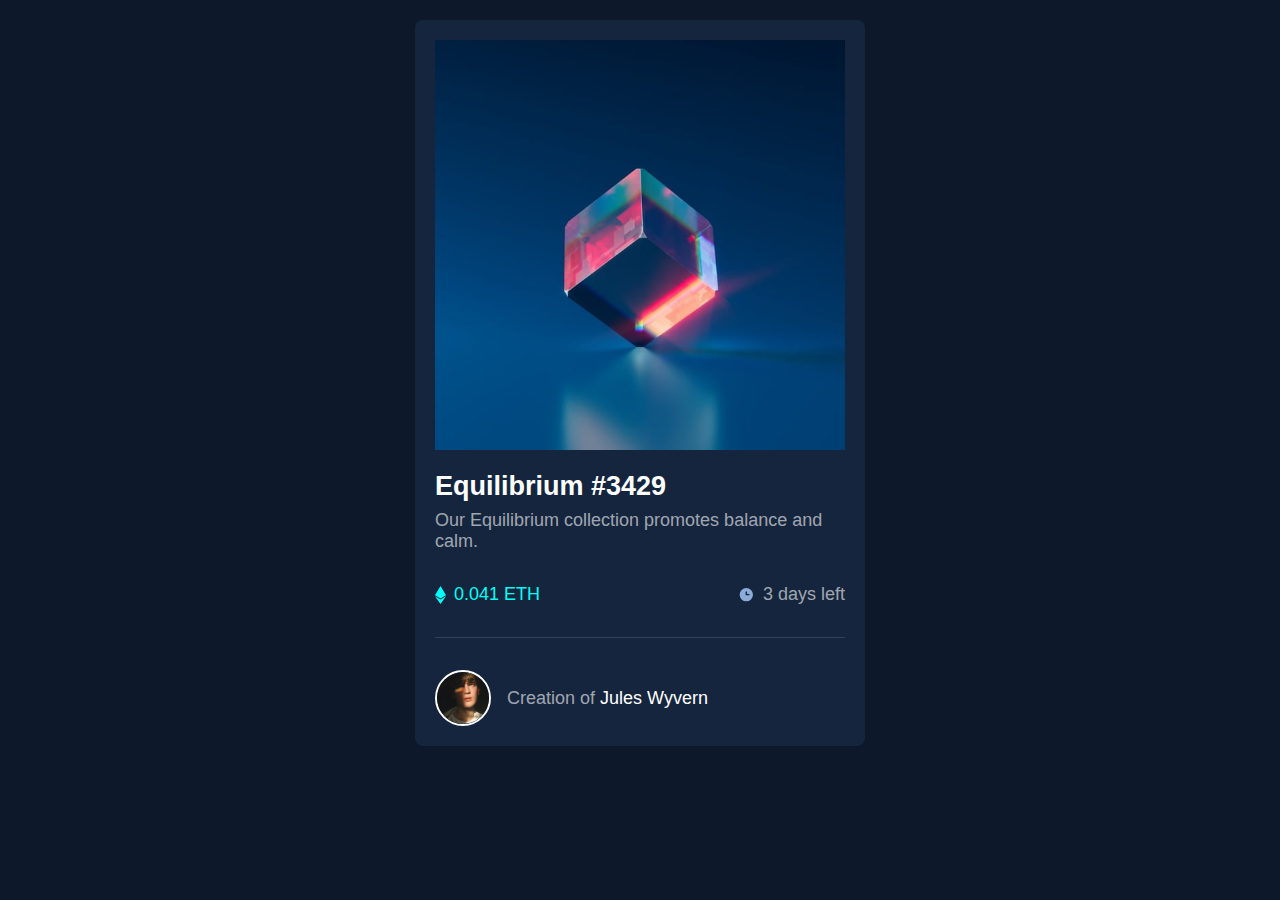
<file: 01-ntf-preview-card/index.html>
<!DOCTYPE html>
<html lang="en">
  <head>
    <meta charset="UTF-8" />
    <meta name="viewport" content="width=device-width, initial-scale=1.0" />
    <!-- displays site properly based on user's device -->

    <link
      rel="icon"
      type="image/png"
      sizes="32x32"
      href="./images/favicon-32x32.png"
    />
    <link rel="stylesheet" href="style.css" />
    <title>Frontend Mentor | NFT preview card component</title>
  </head>
  <body>
    <div class="container">
      <article class="main-image">
        <img src="./images/image-equilibrium.jpg" alt="" />
        <div>
          <img src="./images/icon-view.svg" alt="" />
        </div>
      </article>
      <article class="text">
        <h2>Equilibrium #3429</h2>
        <p>Our Equilibrium collection promotes balance and calm.</p>
        <ul>
          <li><img src="./images/icon-ethereum.svg" alt="" /> 0.041 ETH</li>
          <li><img src="./images/icon-clock.svg" alt="" /> 3 days left</li>
        </ul>
      </article>
      <article class="avatar">
        <img src="./images/image-avatar.png" alt="" />
        <p>Creation of <span>Jules Wyvern</span></p>
      </article>
    </div>
  </body>
</html>
</file>
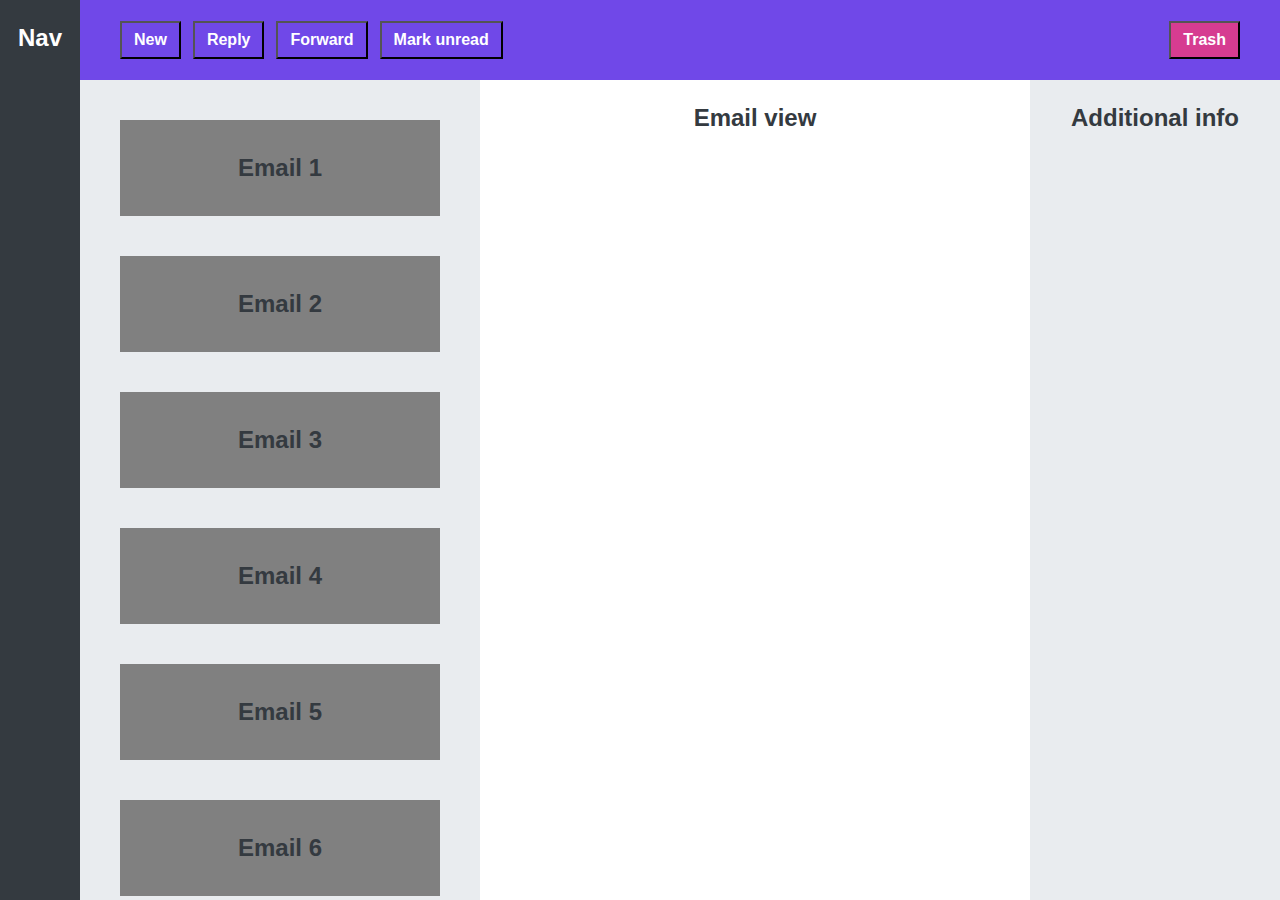
<file: app-layout/index.html>
<!DOCTYPE html>
<html lang="en">
  <head>
    <meta charset="UTF-8" />
    <meta http-equiv="X-UA-Compatible" content="IE=edge" />
    <meta name="viewport" content="width=device-width, initial-scale=1.0" />
    <title>app-layout</title>
    <style>
      * {
        margin: 0;
        padding: 0;
        box-sizing: border-box;
      }

      body {
        font-family: sans-serif;
        color: #343a40;
        font-size: 24px;
        display: grid;
        grid-template-columns: 80px 400px 1fr 250px;
        grid-template-rows: 80px 1fr;
        height: 100vh;
        text-align: center;
        font-weight: bold;
      }
      nav,
      section,
      aside,
      main {
        padding-top: 24px;
      }
      nav {
        background-color: #343a40;
        color: #fff;
        grid-row: 1/-1;
      }
      menu {
        background-color: #7048e8;
        grid-column: 2/-1;
        display: flex;
        align-items: center;
        gap: 12px;
        padding: 0 40px;
      }
      button {
        display: inline-block;
        font-weight: bold;
        font-size: 16px;
        background-color: #7048e8;
        color: #fff;
        padding: 8px 12px;
      }
      button:last-child {
        background-color: rgb(214, 60, 145);
        margin-left: auto;
      }
      aside {
        background-color: #e9ecef;
      }
      section {
        background-color: #e9ecef;
        padding: 40px;
        display: flex;
        flex-direction: column;
        gap: 40px;
        overflow: scroll;
      }

      .email {
        background-color: gray;
        height: 96px;
        flex-shrink: 0;
        display: flex;
        align-items: center;
        justify-content: center;
      }
    </style>
  </head>
  <body>
    <nav>Nav</nav>
    <menu>
      <button>New</button>
      <button>Reply</button>
      <button>Forward</button>
      <button>Mark unread</button>
      <button>Trash</button>
    </menu>
    <section>
      <div class="email">Email 1</div>
      <div class="email">Email 2</div>
      <div class="email">Email 3</div>
      <div class="email">Email 4</div>
      <div class="email">Email 5</div>
      <div class="email">Email 6</div>
      <div class="email">Email 7</div>
      <div class="email">Email 8</div>
      <div class="email">Email 9</div>
      <div class="email">Email 10</div>
    </section>
    <main>Email view</main>
    <aside>Additional info</aside>
  </body>
</html>
</file>
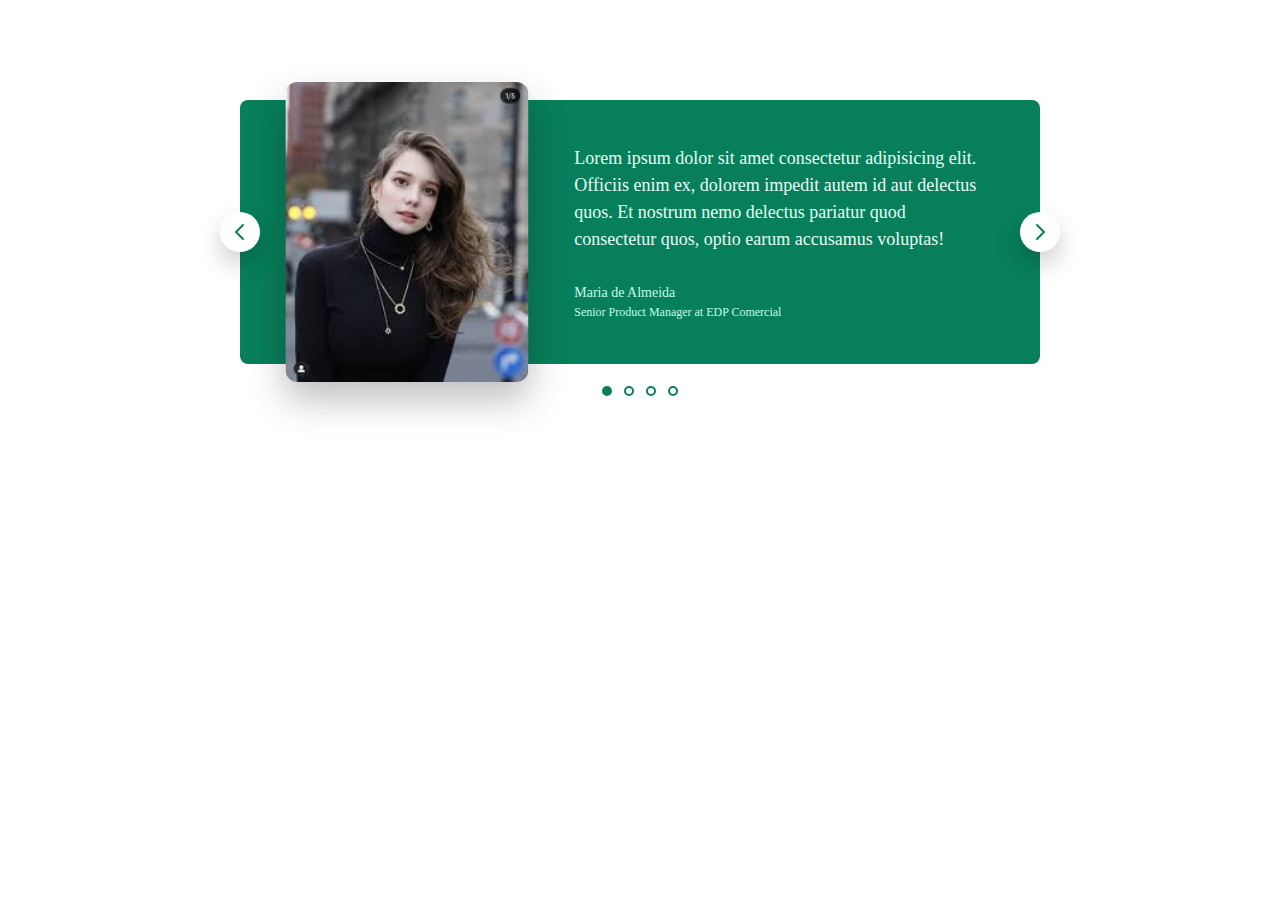
<file: carousel/index.html>
<!DOCTYPE html>
<html lang="en">
  <head>
    <meta charset="UTF-8" />
    <meta http-equiv="X-UA-Compatible" content="IE=edge" />
    <meta name="viewport" content="width=device-width, initial-scale=1.0" />
    <title>Document</title>
    <link rel="stylesheet" href="style.css" />
  </head>
  <body>
    <div class="carousel">
      <img src="/carousel/images.jpg" alt="" />

      <div class="test">
        <p class="text">
          Lorem ipsum dolor sit amet consectetur adipisicing elit. Officiis enim
          ex, dolorem impedit autem id aut delectus quos. Et nostrum nemo
          delectus pariatur quod consectetur quos, optio earum accusamus
          voluptas!
        </p>
        <p class="author">Maria de Almeida</p>
        <p class="job">Senior Product Manager at EDP Comercial</p>
      </div>
      <button class="btn btn--left">
        <svg
          xmlns="http://www.w3.org/2000/svg"
          class="btn-icon"
          fill="none"
          viewBox="0 0 24 24"
          stroke="currentColor"
        >
          <path
            stroke-linecap="round"
            stroke-linejoin="round"
            stroke-width="2"
            d="M15 19l-7-7 7-7"
          />
        </svg>
      </button>
      <button class="btn btn--right">
        <svg
          xmlns="http://www.w3.org/2000/svg"
          class="btn-icon"
          fill="none"
          viewBox="0 0 24 24"
          stroke="currentColor"
        >
          <path
            stroke-linecap="round"
            stroke-linejoin="round"
            stroke-width="2"
            d="M9 5l7 7-7 7"
          />
        </svg>
      </button>
      <div class="dots">
        <button class="dot"></button>
        <button class="dot"></button>
        <button class="dot"></button>
        <button class="dot"></button>
      </div>
    </div>
  </body>
</html>
</file>
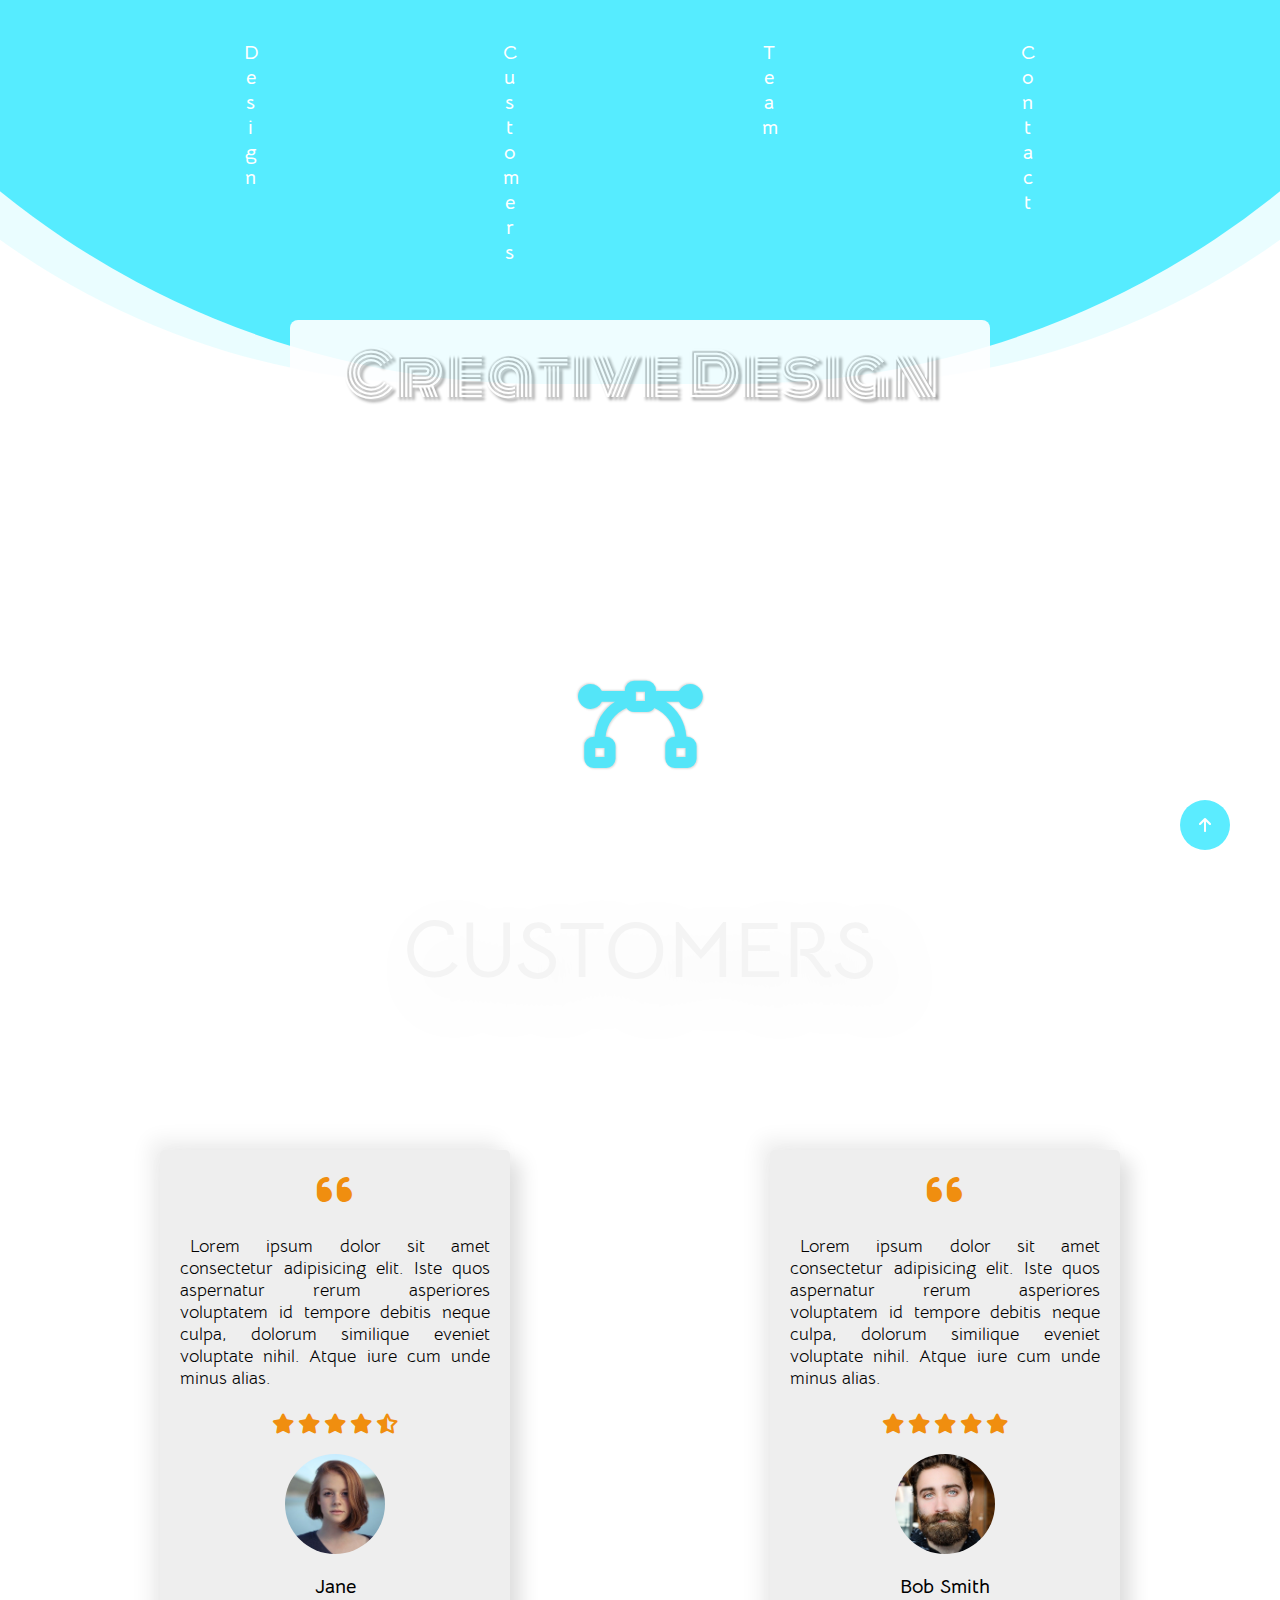
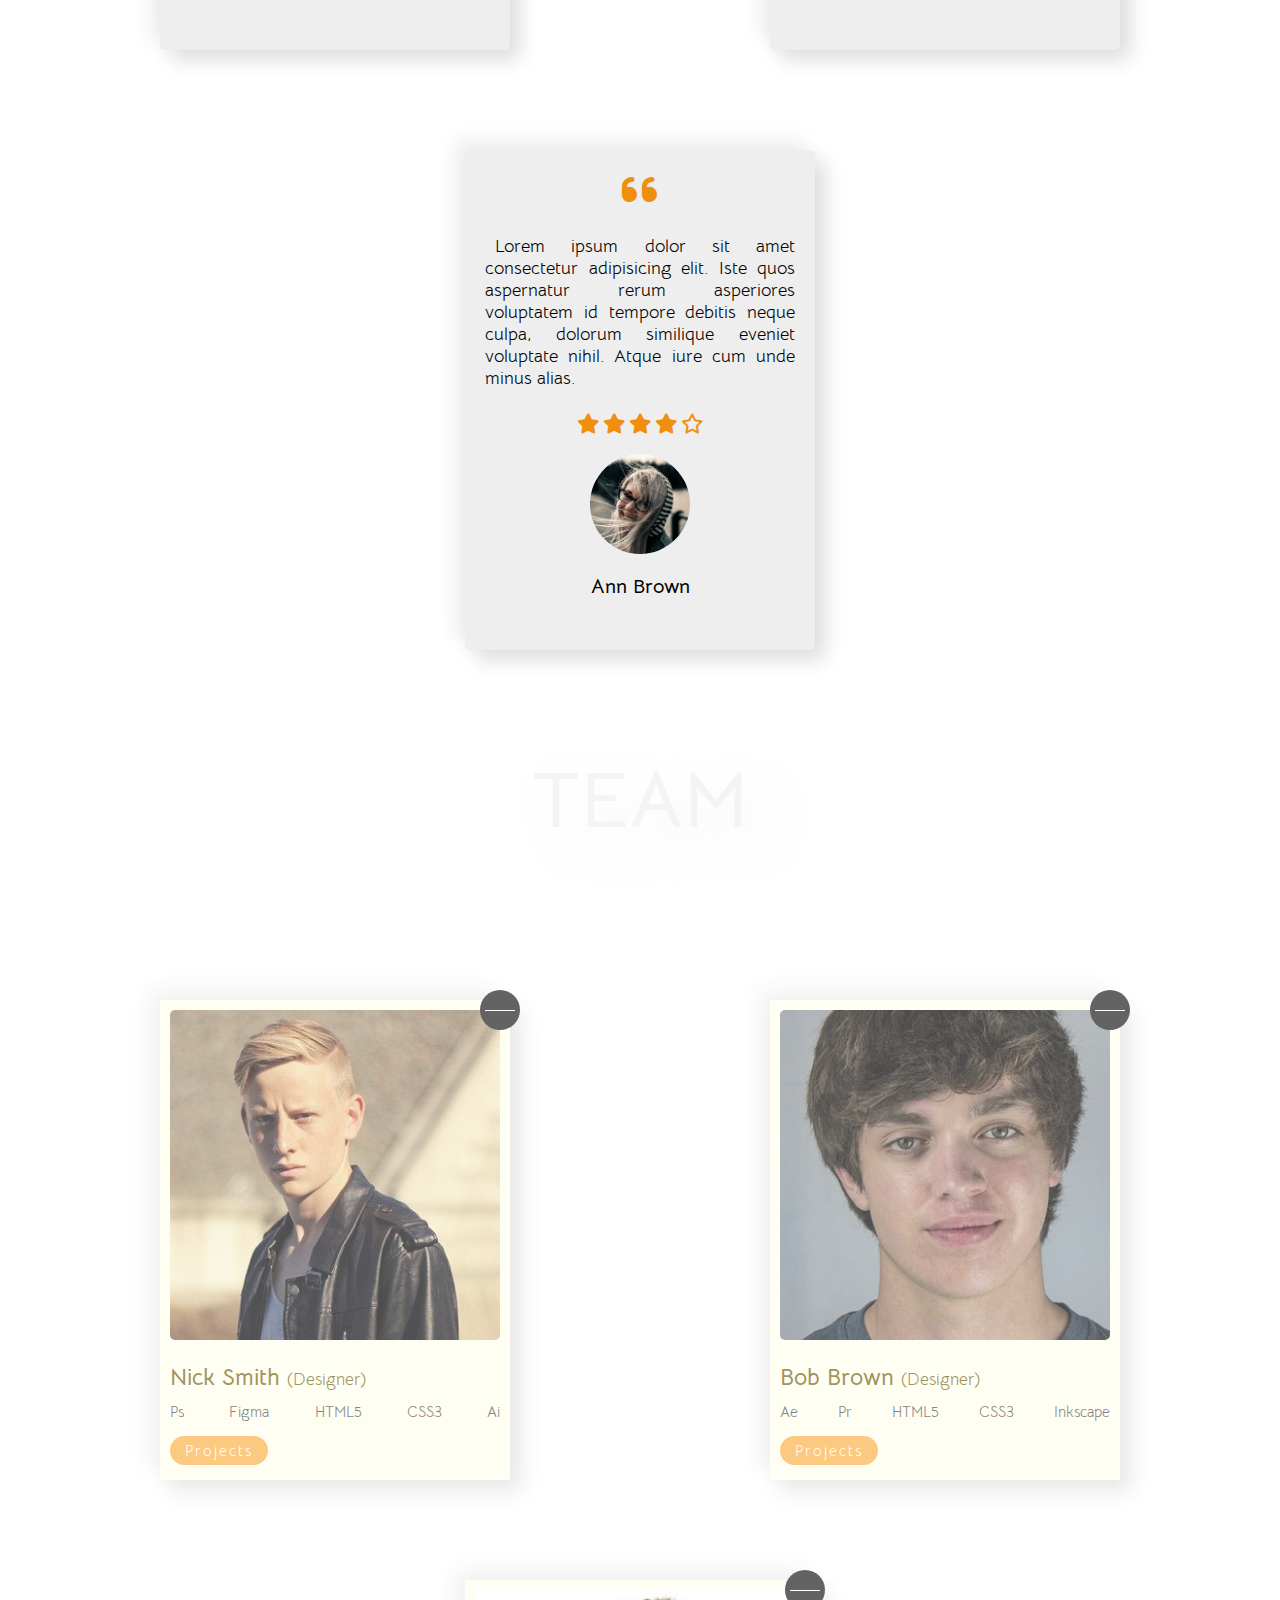
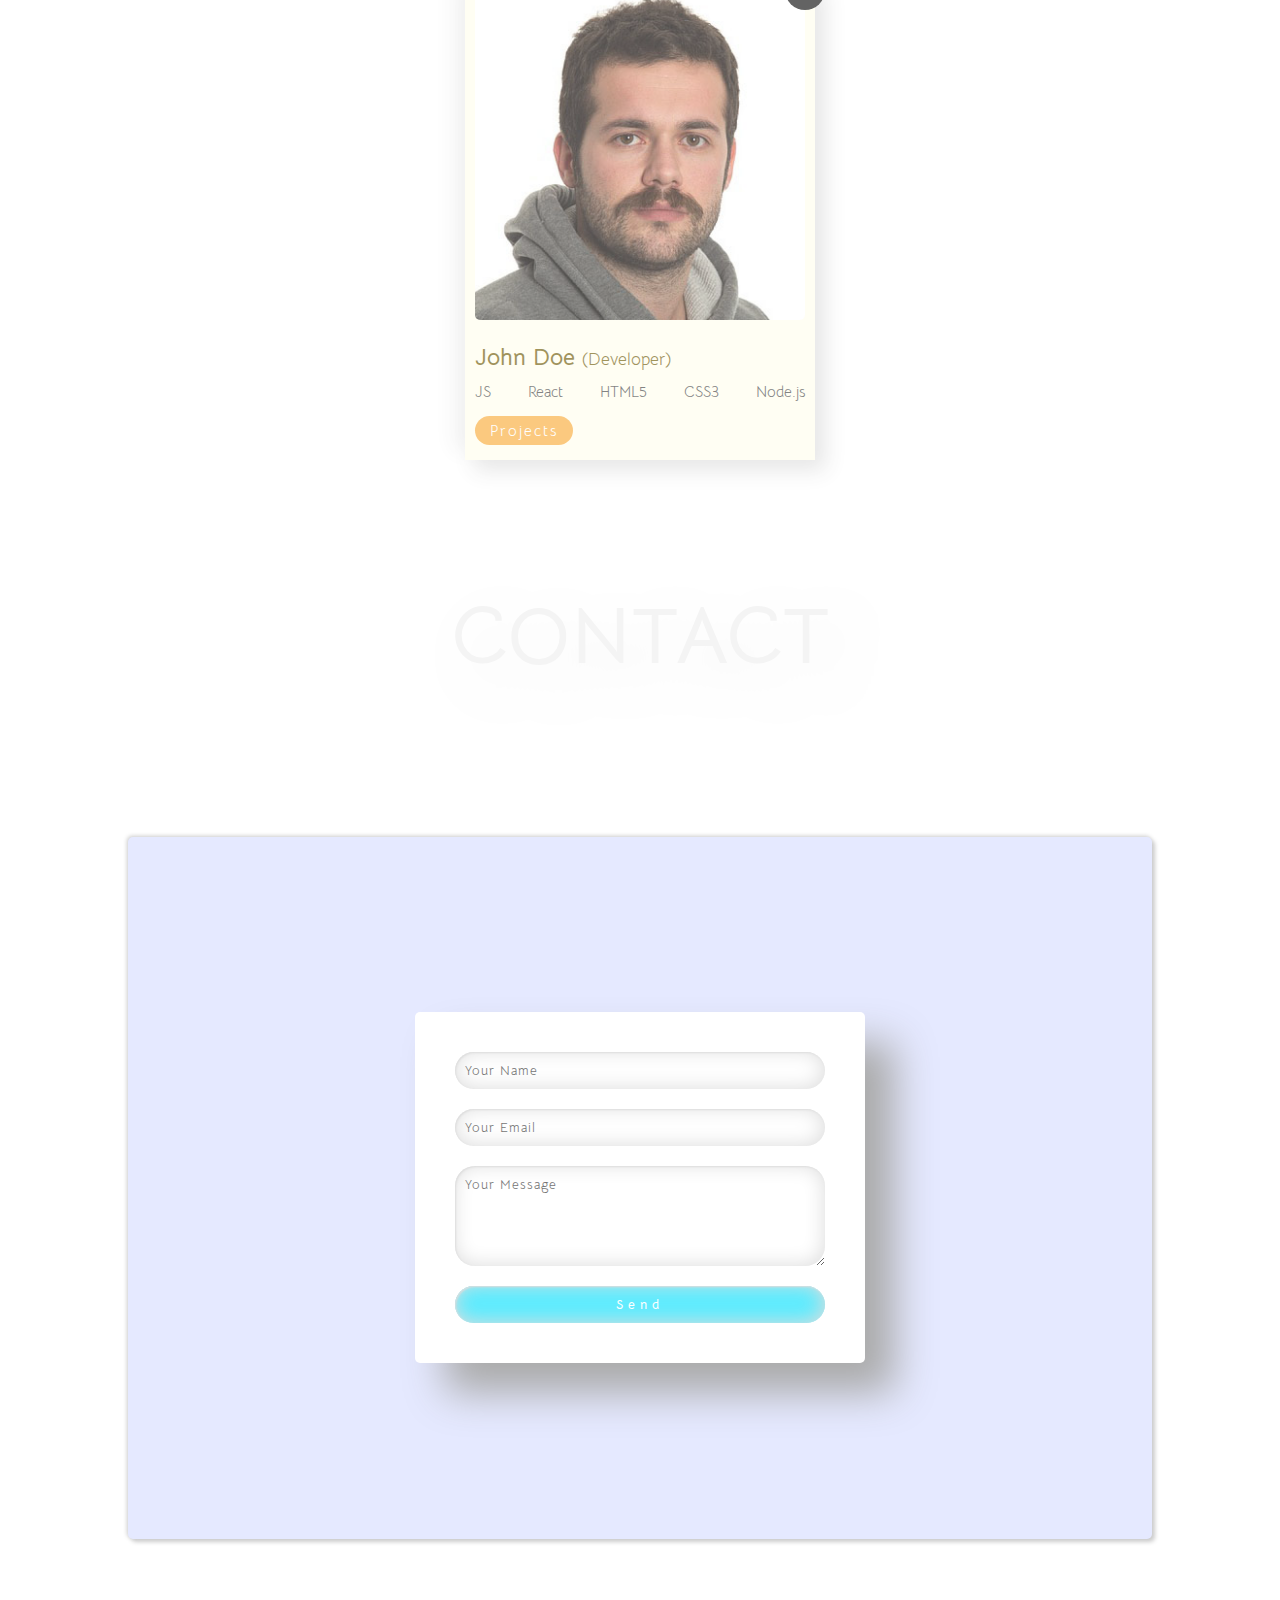
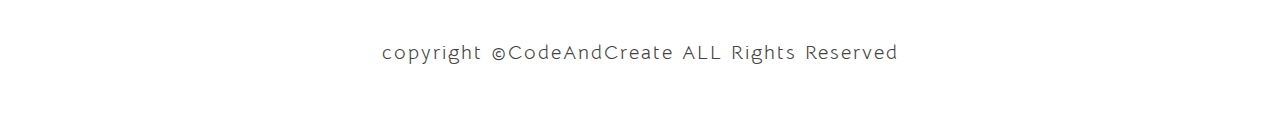
<file: creativeDesign/index.html>
<!DOCTYPE html>
<html lang="en">
  <head>
    <meta charset="UTF-8" />
    <meta name="viewport" content="width=device-width, initial-scale=1.0" />
    <title>Creative Design</title>
    <link rel="stylesheet" href="style.css" />
    <link
      rel="stylesheet"
      href="https://cdnjs.cloudflare.com/ajax/libs/font-awesome/6.0.0/css/all.min.css"
    />
  </head>
  <body>
    <div class="container">
      <!-- section-1 -->
      <section class="section-1" id="home">
        <nav class="navbar">
          <a href="#home" class="navbar-link">Design</a>
          <a href="#customers" class="navbar-link">Customers</a>
          <a href="#team" class="navbar-link">Team</a>
          <a href="#contact" class="navbar-link">Contact</a>
        </nav>
        <div class="floating-bg"></div>
        <h1 class="section-1-heading">Creative Design</h1>
        <div class="logo">
          <i class="fas fa-bezier-curve"></i>
        </div>
      </section>
      <!-- End of section-1 -->

      <!-- section-2 -->
      <section class="section-2" id="customers">
        <h1 class="section-heading">Customers</h1>
        <div class="customers-wrapper">
          <div class="customer">
            <i class="fas fa-quote-left"></i>
            <p class="customer-text">
              Lorem ipsum dolor sit amet consectetur adipisicing elit. Iste quos
              aspernatur rerum asperiores voluptatem id tempore debitis neque
              culpa, dolorum similique eveniet voluptate nihil. Atque iure cum
              unde minus alias.
            </p>
            <div class="customer-rating">
              <i class="fas fa-star"></i>
              <i class="fas fa-star"></i>
              <i class="fas fa-star"></i>
              <i class="fas fa-star"></i>
              <i class="fas fa-star-half-alt"></i>
            </div>
            <img src="images/customer-img-1.jpg" class="customer-img" />
            <h4 class="customer-name">Jane</h4>
          </div>
          <div class="customer">
            <i class="fas fa-quote-left"></i>
            <p class="customer-text">
              Lorem ipsum dolor sit amet consectetur adipisicing elit. Iste quos
              aspernatur rerum asperiores voluptatem id tempore debitis neque
              culpa, dolorum similique eveniet voluptate nihil. Atque iure cum
              unde minus alias.
            </p>
            <div class="customer-rating">
              <i class="fas fa-star"></i>
              <i class="fas fa-star"></i>
              <i class="fas fa-star"></i>
              <i class="fas fa-star"></i>
              <i class="fas fa-star"></i>
            </div>
            <img src="images/customer-img-2.jpg" class="customer-img" />
            <h4 class="customer-name">Bob Smith</h4>
          </div>
          <div class="customer">
            <i class="fas fa-quote-left"></i>
            <p class="customer-text">
              Lorem ipsum dolor sit amet consectetur adipisicing elit. Iste quos
              aspernatur rerum asperiores voluptatem id tempore debitis neque
              culpa, dolorum similique eveniet voluptate nihil. Atque iure cum
              unde minus alias.
            </p>
            <div class="customer-rating">
              <i class="fas fa-star"></i>
              <i class="fas fa-star"></i>
              <i class="fas fa-star"></i>
              <i class="fas fa-star"></i>
              <i class="far fa-star"></i>
            </div>
            <img src="images/customer-img-3.jpg" class="customer-img" />
            <h4 class="customer-name">Ann Brown</h4>
          </div>
        </div>
      </section>
      <!-- End Of section-2 -->

      <!-- section-3 -->
      <section class="section-3" id="team">
        <h1 class="section-heading">Team</h1>
        <div class="team-wrapper">
          <div class="team-member">
            <img src="images/team-member-1.jpg" class="team-member-img" />
            <h2 class="team-member-name">Nick Smith <span>(Designer)</span></h2>
            <ul class="team-member-skills">
              <li>Ps</li>
              <li>Figma</li>
              <li>HTML5</li>
              <li>CSS3</li>
              <li>Ai</li>
            </ul>
            <a href="#" class="projects-btn">Projects</a>
            <div class="story-btn" title="My Story">
              <div class="story-btn-line"></div>
            </div>
            <div class="story">
              <h4 class="story-heading">About Me</h4>
              <p class="story-paragraph">
                Lorem ipsum dolor sit, amet consectetur adipisicing elit. Saepe
                molestiae, quae dicta quia a architecto similique, beatae
                temporibus ipsum corporis animi impedit! Iure, maxime dicta
                similique nemo ab sint repellat!
              </p>
            </div>
          </div>
          <div class="team-member">
            <img src="images/team-member-2.jpg" class="team-member-img" />
            <h2 class="team-member-name">Bob Brown <span>(Designer)</span></h2>
            <ul class="team-member-skills">
              <li>Ae</li>
              <li>Pr</li>
              <li>HTML5</li>
              <li>CSS3</li>
              <li>Inkscape</li>
            </ul>
            <a href="#" class="projects-btn">Projects</a>
            <div class="story-btn" title="My Story">
              <div class="story-btn-line"></div>
            </div>
            <div class="story">
              <h4 class="story-heading">About Me</h4>
              <p class="story-paragraph">
                Lorem ipsum dolor sit, amet consectetur adipisicing elit. Saepe
                molestiae, quae dicta quia a architecto similique, beatae
                temporibus ipsum corporis animi impedit! Iure, maxime dicta
                similique nemo ab sint repellat!
              </p>
            </div>
          </div>
          <div class="team-member">
            <img src="images/team-member-3.jpg" class="team-member-img" />
            <h2 class="team-member-name">John Doe <span>(Developer)</span></h2>
            <ul class="team-member-skills">
              <li>JS</li>
              <li>React</li>
              <li>HTML5</li>
              <li>CSS3</li>
              <li>Node.js</li>
            </ul>
            <a href="#" class="projects-btn">Projects</a>
            <div class="story-btn" title="My Story">
              <div class="story-btn-line"></div>
            </div>
            <div class="story">
              <h4 class="story-heading">About Me</h4>
              <p class="story-paragraph">
                Lorem ipsum dolor sit, amet consectetur adipisicing elit. Saepe
                molestiae, quae dicta quia a architecto similique, beatae
                temporibus ipsum corporis animi impedit! Iure, maxime dicta
                similique nemo ab sint repellat!
              </p>
            </div>
          </div>
        </div>
      </section>
      <!-- End Of section-3 -->

      <!-- section-4 -->
      <section class="section-4" id="contact">
        <h1 class="section-heading">Contact</h1>
        <div class="form-container">
          <img src="images/form-img.png" class="form-img" />
          <form class="contact-form">
            <input type="text" placeholder="Your Name" />
            <input type="email" placeholder="Your Email" />
            <textarea placeholder="Your Message"></textarea>
            <input type="submit" value="Send" />
          </form>
        </div>
        <p class="copyright">
          copyright &copy;CodeAndCreate ALL Rights Reserved
        </p>
      </section>
      <!-- End Of section-4 -->

      <a href="#home" class="scroll-up-btn">
        <i class="fas fa-arrow-up"></i>
      </a>
    </div>
    <script src="script.js"></script>
  </body>
</html>
</file>
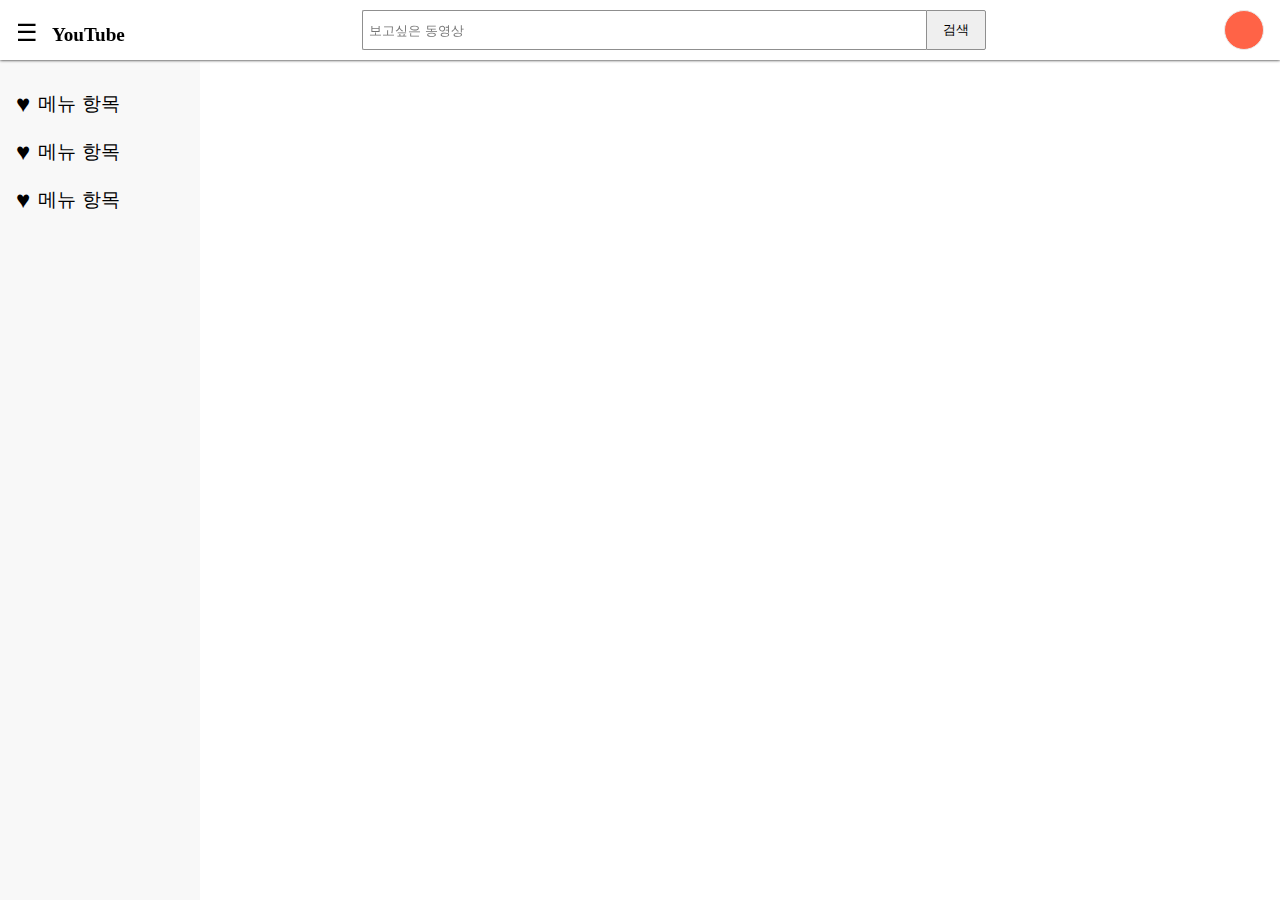
<file: header/index.html>
<!DOCTYPE html>
<html lang="en">
  <head>
    <meta charset="UTF-8" />
    <meta http-equiv="X-UA-Compatible" content="IE=edge" />
    <meta name="viewport" content="width=device-width, initial-scale=1.0" />
    <link rel="stylesheet" href="style.css" />
    <link rel="stylesheet" href="nav.css" />
    <title>Document</title>
  </head>
  <body>
    <header class="header">
      <div class="header__wrapper">
        <h1 class="header__start">
          <button class="header__hamburger">&#9776;</button>
          <span class="header__title">YouTube</span>
        </h1>
        <div class="header__center">
          <form class="header__form" onsubmit="return false;">
            <input class="header__input--text" placeholder="보고싶은 동영상" />
            <button class="header__input--button">검색</button>
          </form>
        </div>
        <div class="header__end">
          <button class="header__search">&#128269;</button>
          <div class="header__profile"></div>
        </div>
      </div>
    </header>

    <nav class="nav">
      <ul class="nav__wrapper">
        <li>
          <button class="nav__icon">&#9829;</button>
          <button class="nav__menu">메뉴 항목</button>
        </li>
        <li>
          <button class="nav__icon">&#9829;</button>
          <button class="nav__menu">메뉴 항목</button>
        </li>
        <li>
          <button class="nav__icon">&#9829;</button>
          <button class="nav__menu">메뉴 항목</button>
        </li>
      </ul>
    </nav>
  </body>
</html>
</file>
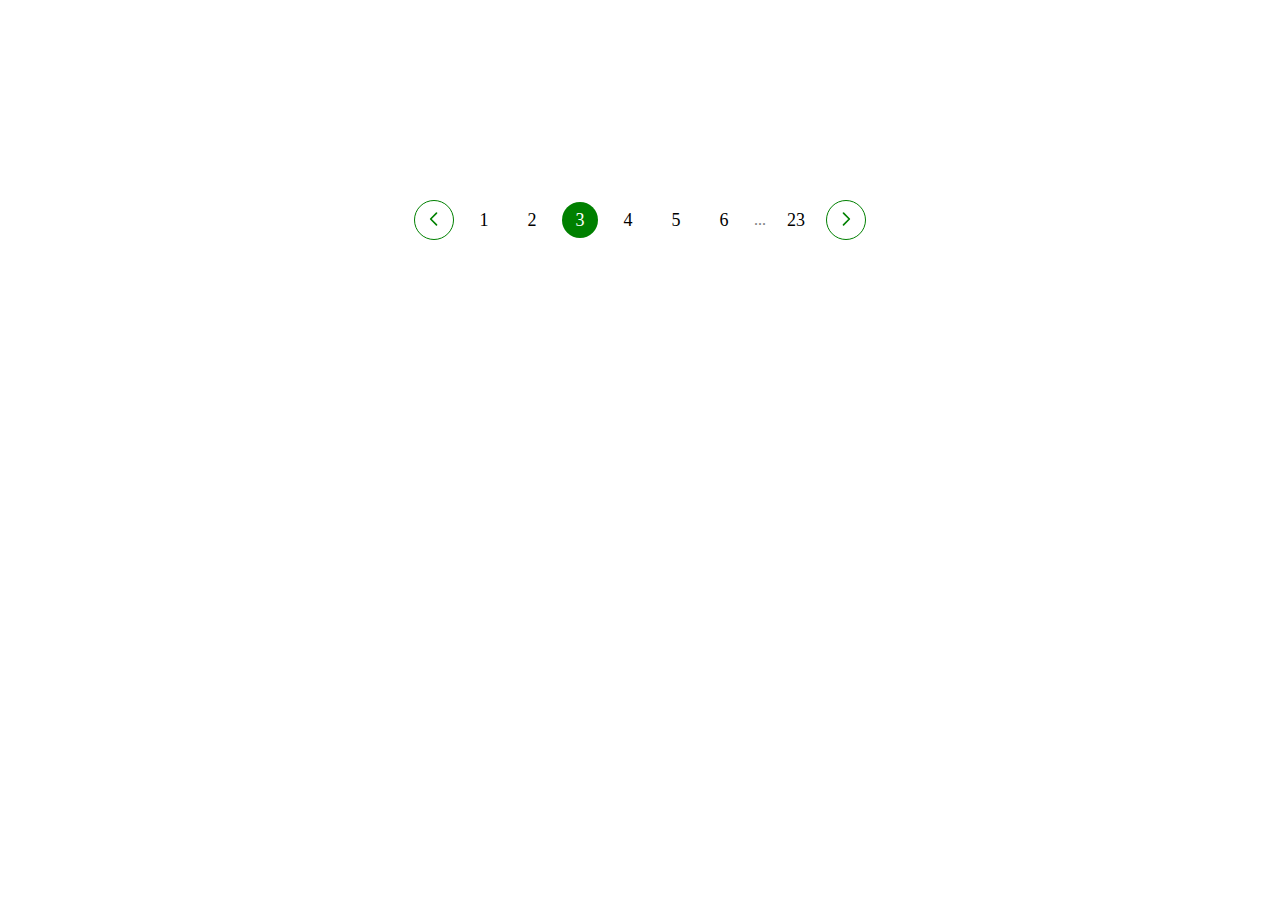
<file: page/index.html>
<!DOCTYPE html>
<html lang="en">
  <head>
    <meta charset="UTF-8" />
    <meta http-equiv="X-UA-Compatible" content="IE=edge" />
    <meta name="viewport" content="width=device-width, initial-scale=1.0" />
    <title>Document</title>
    <link rel="stylesheet" href="style.css" />
  </head>
  <body>
    <div class="container">
      <button class="btn">
        <svg
          xmlns="http://www.w3.org/2000/svg"
          class="btn-icon"
          fill="none"
          viewBox="0 0 24 24"
          stroke="currentColor"
        >
          <path
            stroke-linecap="round"
            stroke-linejoin="round"
            stroke-width="2"
            d="M15 19l-7-7 7-7"
          />
        </svg>
      </button>
      <a href="#" class="page-link">1</a>
      <a href="#" class="page-link">2</a>
      <a href="#" class="page-link page-link--num">3</a>
      <a href="#" class="page-link">4</a>
      <a href="#" class="page-link">5</a>
      <a href="#" class="page-link">6</a>
      <span class="dots">...</span>
      <a href="#" class="page-link">23</a>
      <button class="btn">
        <svg
          xmlns="http://www.w3.org/2000/svg"
          class="btn-icon"
          fill="none"
          viewBox="0 0 24 24"
          stroke="currentColor"
        >
          <path
            stroke-linecap="round"
            stroke-linejoin="round"
            stroke-width="2"
            d="M9 5l7 7-7 7"
          />
        </svg>
      </button>
    </div>
  </body>
</html>
</file>
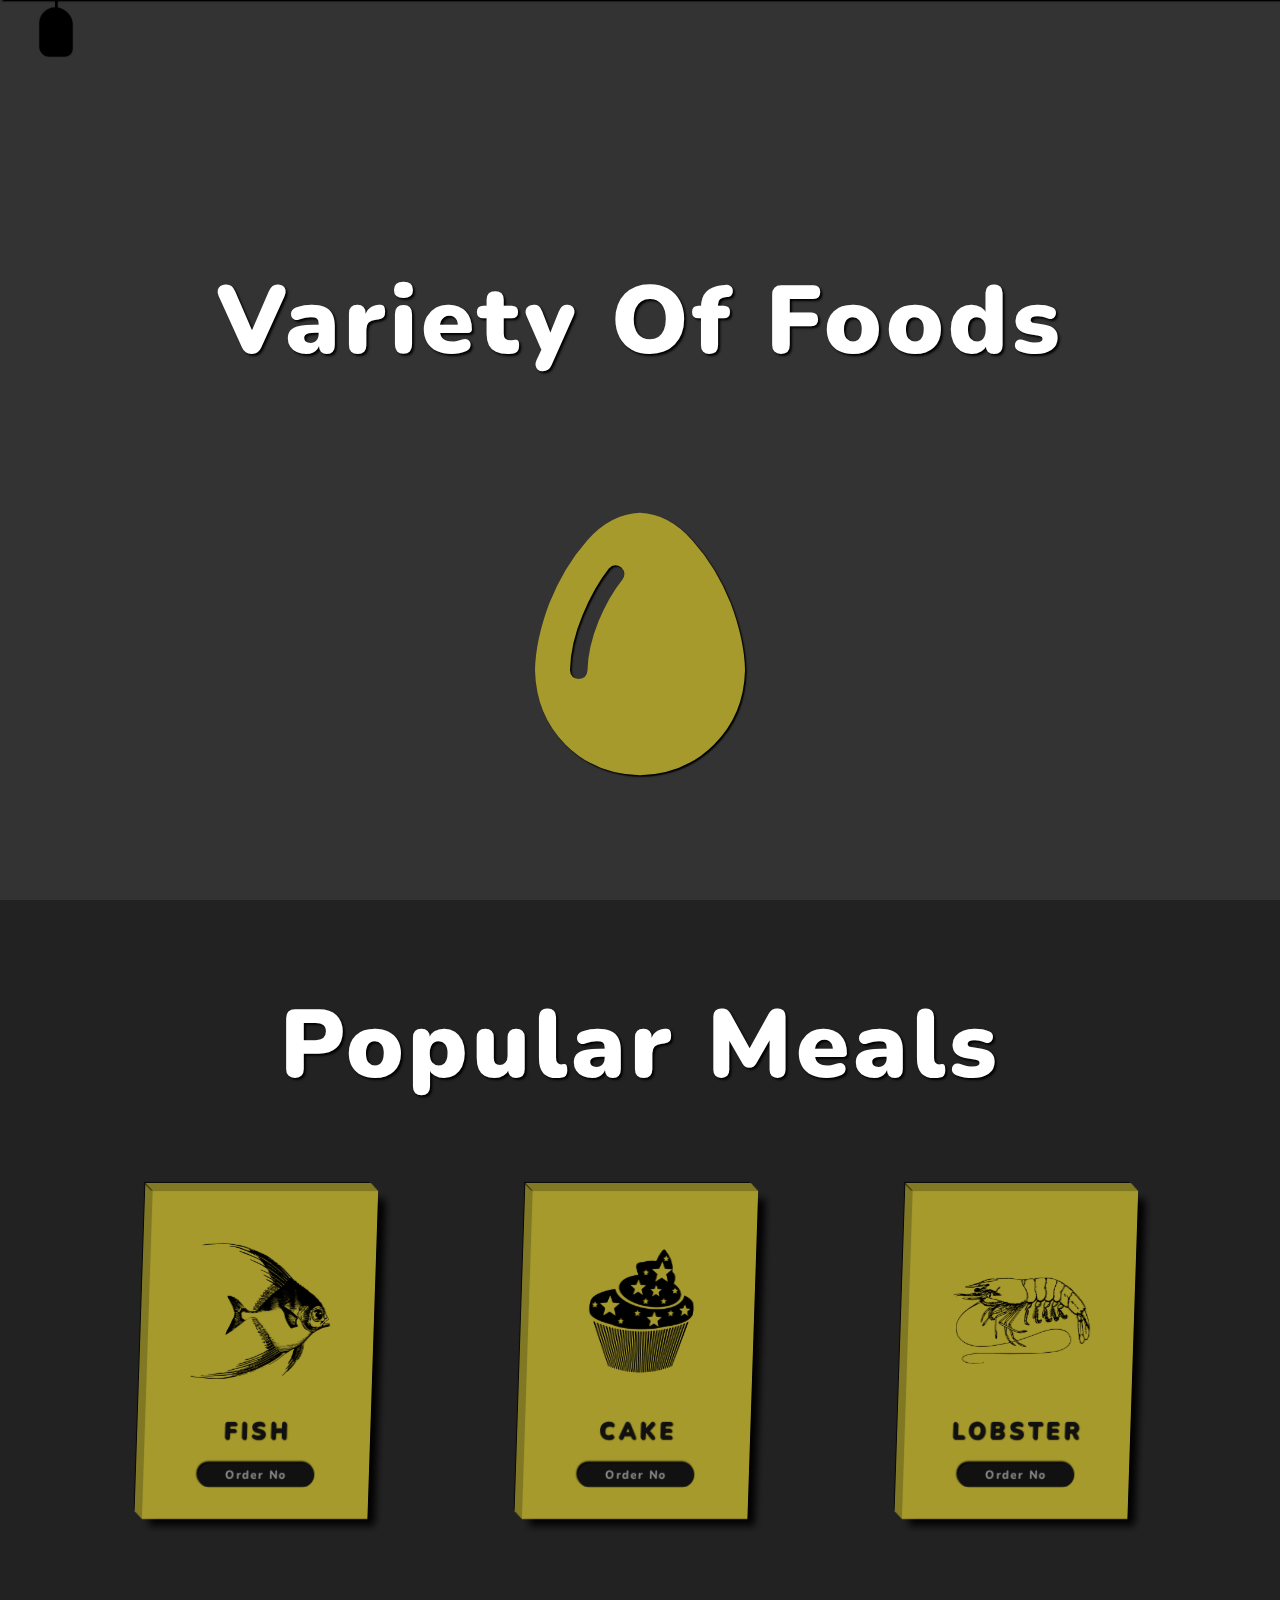
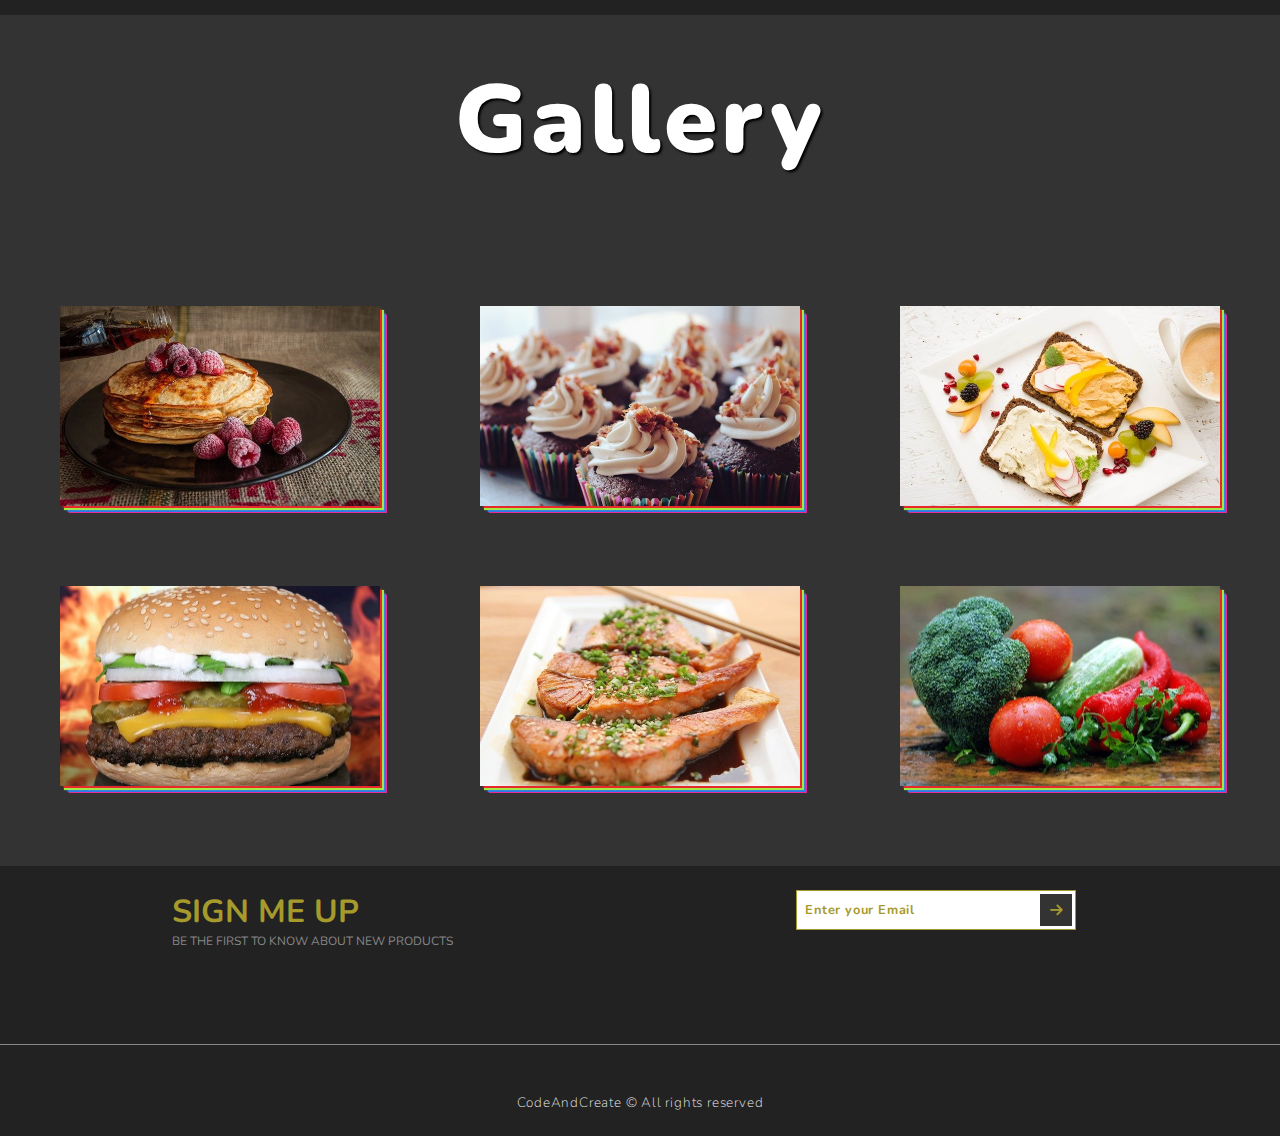
<file: responsive-food/index.html>
<!DOCTYPE html>
<html lang="en">
  <head>
    <meta charset="UTF-8" />
    <meta http-equiv="X-UA-Compatible" content="IE=edge" />
    <meta name="viewport" content="width=device-width, initial-scale=1.0" />
    <title>Foods</title>
    <link rel="stylesheet" href="style.css" />
    <link
      rel="stylesheet"
      href="https://cdnjs.cloudflare.com/ajax/libs/font-awesome/6.0.0-beta3/css/all.min.css"
    />
    <script defer src="main.js"></script>
  </head>
  <body>
    <!-- Navbar -->
    <nav class="navbar target">
      <a class="navbar-link">
        <i class="fas fa-home"></i>
        <span>Home</span>
      </a>
      <a class="navbar-link">
        <i class="fas fa-utensils"></i>
        <span>Meals</span>
      </a>
      <a class="navbar-link">
        <i class="fas fa-hamburger"></i>
        <span>Burger</span>
      </a>
      <a class="navbar-link">
        <i class="fas fa-pizza-slice"></i>
        <span>Pizza</span>
      </a>
      <a class="navbar-link">
        <i class="fas fa-blender-phone"></i>
        <span>Contact</span>
      </a>
    </nav>
    <div class="menu target"></div>
    <!-- End of Navbar -->
    <div class="container">
      <!-- section 1 -->
      <section class="section-1">
        <h1 class="section-heading">Variety of Foods</h1>
        <div class="section-1-icons">
          <i class="fas fa-egg change"></i>
          <i class="fas fa-stroopwafel"></i>
          <i class="fas fa-cheese"></i>
          <i class="fas fa-hotdog"></i>
          <i class="fas fa-drumstick-bite"></i>
          <i class="fas fa-apple-alt"></i>
          <i class="fas fa-ice-cream"></i>
          <i class="fas fa-fish"></i>
          <i class="fas fa-cookie"></i>
          <i class="fas fa-seedling"></i>
        </div>
      </section>
      <!-- End of Section 1 -->

      <!-- section 2 -->
      <section class="section-2">
        <h1 class="section-heading">popular meals</h1>
        <div class="cards-container">
          <div class="card">
            <img src="images/card-img-1.png" class="card-img" />
            <h3 class="card-name">Fish</h3>
            <button class="card-btn">Order no</button>
          </div>
          <div class="card">
            <img src="images/card-img-2.png" class="card-img" />
            <h3 class="card-name">Cake</h3>
            <button class="card-btn">Order no</button>
          </div>
          <div class="card">
            <img src="images/card-img-3.png" class="card-img" />
            <h3 class="card-name">Lobster</h3>
            <button class="card-btn">Order no</button>
          </div>
        </div>
      </section>
      <!-- End of section 2 -->

      <!-- Section 3 -->
      <section class="section-3">
        <h1 class="section-heading">Gallery</h1>
        <div class="gallery">
          <a href="#" class="gallery-link">
            <img src="images/gallery-img-1.jpg" class="food-img" />
            <h3 class="food-name">Pancakes</h3>
            <p class="food-description">
              Lorem ipsum dolor sit amet consectetur adipisicing elit. Ipsa
              commodi possimus iure hic excepturi. Corporis!
            </p>
          </a>
          <a href="#" class="gallery-link">
            <img src="images/gallery-img-2.jpg" class="food-img" />
            <h3 class="food-name">Cupcakes</h3>
            <p class="food-description">
              Lorem ipsum dolor sit amet consectetur adipisicing elit. Ipsa
              commodi possimus iure hic excepturi. Corporis!
            </p>
          </a>
          <a href="#" class="gallery-link">
            <img src="images/gallery-img-3.jpg" class="food-img" />
            <h3 class="food-name">Hummus</h3>
            <p class="food-description">
              Lorem ipsum dolor sit amet consectetur adipisicing elit. Ipsa
              commodi possimus iure hic excepturi. Corporis!
            </p>
          </a>
          <a href="#" class="gallery-link">
            <img src="images/gallery-img-4.jpg" class="food-img" />
            <h3 class="food-name">Hamburger</h3>
            <p class="food-description">
              Lorem ipsum, dolor sit amet consectetur adipisicing elit. Animi,
              quidem doloremque.
            </p>
          </a>
          <a href="#" class="gallery-link">
            <img src="images/gallery-img-5.jpg" class="food-img" />
            <h3 class="food-name">Salmon</h3>
            <p class="food-description">
              Lorem ipsum dolor sit amet consectetur adipisicing elit. Ipsa
              commodi possimus iure hic excepturi. Corporis!
            </p>
          </a>
          <a href="#" class="gallery-link">
            <img src="images/gallery-img-6.jpg" class="food-img" />
            <h3 class="food-name">Vegetables</h3>
            <p class="food-description">
              Lorem ipsum, dolor sit amet consectetur adipisicing elit. Animi,
              quidem doloremque. Quas quisquam similique
            </p>
          </a>
        </div>
      </section>
      <!-- End of Section 3 -->

      <!-- Section 4 -->
      <section class="section-4">
        <div class="section-4-text">
          <h2 class="section-4-heading">Sign Me Up</h2>
          <p class="section-4-paragraph">
            BE THE FIRST TO KNOW ABOUT NEW PRODUCTS
          </p>
        </div>
        <form class="signup-form">
          <input
            type="email"
            class="signup-form-input"
            placeholder="Enter your Email"
          />
          <button type="submit" class="signup-form-btn">
            <i class="fas fa-arrow-right"></i>
          </button>
        </form>
        <p class="copyright">CodeAndCreate &copy; All rights reserved</p>
      </section>
      <!-- End of Section 4 -->
    </div>
  </body>
</html>
</file>
<file: 01-ntf-preview-card/style.css>
:root {
  --main-BG: hsl(217, 54%, 11%);
  --card-BG: hsl(216, 50%, 16%);
  --line: hsl(215, 32%, 27%);
  --White: hsl(0, 0%, 100%);
  --Soft: hsl(215, 51%, 70%);
  --Cyan: hsl(178, 100%, 50%);
}

* {
  margin: 0;
  padding: 0;
  box-sizing: border-box;
}
img {
  max-width: 100%;
}
ul {
  list-style-type: none;
}

p {
  font-weight: 300;
}
body {
  padding: 1.25rem;
  background-color: var(--main-BG);
  color: hsl(0, 0%, 100%, 60%);
  font-family: "Outfit", sans-serif;
  font-size: 18px;
}
.container {
  padding: 1.25rem;
  background-color: var(--card-BG);
  border-radius: 0.5rem;
  margin-bottom: 1rem;
}
.container .main-image {
  position: relative;
}

.container .main-image div {
  position: absolute;
  top: 0;
  background-color: hsl(178, 100%, 50%, 60%);
  width: 100%;
  height: calc(100% - 4px);
  z-index: 999;
  opacity: 0;
  transition: opacity 0.3s ease-in-out;
}
.container .main-image div:hover {
  opacity: 1;
  cursor: pointer;
}
.container .main-image div img {
  position: absolute;
  top: 50%;
  left: 50%;
  transform: translate(-50%, -50%);
}
.container h2 {
  color: var(--White);
  margin: 1rem 0.5rem 0.5rem 0;
}
.container h2:hover {
  color: var(--Cyan);
  cursor: pointer;
}
.container ul {
  display: flex;
  justify-content: space-between;
  padding: 2rem 0;
  border-bottom: 1px solid var(--line);
}
.container ul li {
  display: flex;
  align-items: center;
}
.container ul li img {
  margin-right: 0.5rem;
}
.container ul li:first-child {
  color: var(--Cyan);
}
.avatar {
  display: flex;
  align-items: center;
  padding-top: 2rem;
  justify-content: start;
}
.avatar img {
  width: 3.5rem;
  border: 2px solid var(--White);
  border-radius: 50%;
  margin-right: 1rem;
}
.container .avatar p span {
  color: var(--White);
  font-weight: 400;
}

.container .avatar p span:hover {
  color: var(--Cyan);
  cursor: pointer;
}
@media (min-width: 500px) {
  .container {
    width: 450px;
    margin: 0 auto 1rem;
  }
}
</file>
<file: carousel/style.css>
:root {
  --green: #087f5b;
  --gray: #343a40;
}

* {
  margin: 0;
  padding: 0;
  box-sizing: border-box;
}

.carousel {
  width: 800px;
  margin: 100px auto;
  background-color: var(--green);
  border-radius: 8px;
  display: flex;
  align-items: center;
  gap: 86px;
  padding: 32px 48px 32px 86px;
  position: relative;
}
img {
  height: 200px;
  border-radius: 8px;
  transform: scale(1.5);
  box-shadow: 0 12px 24px rgba(0, 0, 0, 0.25);
}
.text {
  font-size: 18px;
  font-weight: 500;
  line-height: 1.5;
  margin-bottom: 32px;
  color: #e6fcf5;
}
.author {
  font-size: 14px;
  margin-bottom: 4px;
  color: #c3fae8;
}
.job {
  font-size: 12px;
  color: #c3fae8;
}

.btn {
  background-color: #fff;
  border: none;
  height: 40px;
  width: 40px;
  position: absolute;
  border-radius: 50%;
  display: flex;
  align-items: center;
  justify-content: center;
  box-shadow: 0 12px 24px rgba(0, 0, 0, 0.2);
}

.btn-icon {
  height: 24px;
  width: 24px;
  color: var(--green);
}

.btn--left {
  left: 0;
  top: 50%;
  transform: translate(-50%, -50%);
}
.btn--right {
  right: 0;
  top: 50%;
  transform: translate(50%, -50%);
}
.dots {
  position: absolute;
  left: 50%;
  bottom: 0;
  transform: translate(-50%, 32px);
  display: flex;
  gap: 12px;
}

.dot {
  width: 10px;
  height: 10px;
  background-color: #fff;
  border: 2px solid var(--green);
  border-radius: 50%;
}

.dot:first-child {
  background-color: var(--green);
}
</file>
<file: creativeDesign/style.css>
@import url("https://fonts.googleapis.com/css2?family=Bellota+Text:wght@300;400;700&family=Monoton&display=swap");

* {
  margin: 0;
  padding: 0;
  box-sizing: border-box;
  text-decoration: none;
  list-style: none;
  outline: none;
  font-family: "Bellota Text", cursive;
  font-weight: 400;
}
html {
  font-size: 62.5%;
  scroll-behavior: smooth;
}
.container {
  overflow-x: hidden;
  width: 100%;
}
.section-heading {
  font-size: 10rem;
  font-weight: bold;
  text-transform: uppercase;
  color: #999;
  text-align: center;
  opacity: 0.1;
  text-shadow: 2rem 2rem 4rem #aaa;
}
/* End of common Styles */

/* section 1 */
.section-1 {
  width: 100%;
  height: 100vh;
  background-color: #fff;
  position: relative;
}
.floating-bg {
  width: 150vw;
  height: 150vw;
  background-color: rgba(50, 231, 255, 0.8);
  position: absolute;
  top: -125vw;
  left: calc(50% - 75vw);
  border-radius: 45%;
  animation: rotate 30s infinite;
}
.floating-bg::before {
  content: "";
  width: 100%;
  height: 100%;
  background-color: rgba(50, 231, 255, 0.1);
  position: absolute;
  top: 0;
  left: 0;
  border-radius: 40%;
  animation: rotate 30s infinite;
}

@keyframes rotate {
  0% {
    transform: rotate(0);
  }

  100% {
    transform: rotate(360deg);
  }
}

.navbar {
  position: relative;
  z-index: 20;
  top: 4rem;
  display: flex;
  justify-content: space-evenly;
}
.navbar-link {
  font-size: 2.2rem;
  font-weight: 700;
  letter-spacing: 0.2rem;
  color: #fff;
  width: 1.5rem;
  word-wrap: break-word;
  text-align: center;
  transition: all 0.5s;
}
.navbar-link:hover {
  width: 15rem;
  background-color: rgba(225, 225, 225, 0.2);
  transition: all 2.5s;
}
.section-1-heading {
  font-size: 8rem;
  font-family: "Monoton", cursive;
  position: absolute;
  top: 18vw;
  left: 50%;
  transform: translateX(-50%);
  text-shadow: 0.3rem 0.3rem 0.3rem #888;
  color: #fff;
  background-color: #fff;
  width: 85rem;
  text-align: center;
  padding: 0.8rem 1.6rem;
  border-radius: 0.8rem;
  opacity: 0.9;
}
.logo {
  position: absolute;
  top: 70%;
  left: 50%;
  transform: translateX(-50%);
}
.logo i {
  font-size: 15rem;
  color: rgba(50, 231, 255, 0.8);
  text-shadow: 0.1rem 0.1rem 0.2rem #ddd, -0.1rem -0.1rem 0.2rem #ddd;
}
/* End Of section 1 */

/* section-2 */
.section-2 {
  width: 100%;
  height: 100vh;
  display: flex;
  flex-direction: column;
  justify-content: space-around;
}

.customers-wrapper {
  display: flex;
  justify-content: space-evenly;
  align-items: center;
  height: 70%;
}
.customer {
  width: 35rem;
  height: 50rem;
  background-color: #eee;
  display: flex;
  flex-direction: column;
  align-items: center;
  border-radius: 0.5rem;
  padding: 2rem;
  box-shadow: 1rem 1rem 2rem #ddd, -1rem -1rem 2rem #eee;
}
.customer:hover {
  box-shadow: 2rem 2rem 3rem #ddd, -2rem -2rem 3rem #eee;
  transition: box-shadow 0.5s;
}
.customer:first-child {
  align-self: flex-end;
}
.customer:last-child {
  align-self: flex-start;
}
.fa-quote-left {
  font-size: 4rem;
  color: #f08e0f;
}
.customer-text {
  font-size: 1.8rem;
  margin: 2.5rem 0;
  text-align: justify;
  text-indent: 1rem;
}
.customer-text::first-letter {
  /* margin-left: 1rem; */
}
.customer-rating i {
  font-size: 2rem;
  color: #f08e0f;
}
.customer-img {
  width: 10rem;
  height: 10rem;
  object-fit: cover;
  margin: 2rem 0;
  border-radius: 50%;
}
.customer-name {
  font-size: 2rem;
  font-weight: 700;
}

/* End Of section-2 */

/* section-3 */
.section-3 {
  width: 100%;
  height: 100vh;
  display: flex;
  flex-direction: column;
  justify-content: space-between;
  padding: 5rem 0;
}
.team-wrapper {
  display: flex;
  justify-content: space-evenly;
  align-items: center;
  height: 70%;
}
.team-member {
  width: 35rem;
  background-color: #fffeee;
  padding: 1rem 1rem 2rem 1rem;
  box-shadow: 1rem 1rem 2rem #ddd, -1rem -1rem 2rem #eee;
  position: relative;
  opacity: 0.7;
  transition: opacity 0.5s;
}
.team-member:hover {
  opacity: 1;
}
.team-member:first-child {
  align-self: flex-start;
}
.team-member:last-child {
  align-self: flex-end;
}
.team-member-img {
  width: 100%;
  border-radius: 0.5rem;
}
.team-member-name {
  font-size: 2.3rem;
  font-weight: 700;
  color: #796717;
  margin-top: 2rem;
}
.team-member-name span {
  font-size: 1.7rem;
}
.team-member-skills {
  display: flex;
  justify-content: space-between;
  margin: 1rem 0 2rem 0;
}
.team-member-skills li {
  font-size: 1.5rem;
  color: #505050;
}
.projects-btn {
  background-color: #fab34a;
  color: #fff;
  padding: 0.5rem 1.5rem;
  border-radius: 5rem;
  font-size: 1.5rem;
  letter-spacing: 0.2rem;
}
.story {
  width: 100%;
  height: 100%;
  background-color: rgba(253, 69, 69, 0.9);
  position: absolute;
  top: 0;
  left: 0;
  display: flex;
  flex-direction: column;
  justify-content: center;
  align-items: center;
  padding: 2rem;
  transform: scale(0);
  transform-origin: top right;
  border-radius: 50rem 0 50rem 50rem;
  transition: all 0.5s;
}
.change.story {
  transform: scale(1);
  border-radius: 0;
}
.story-btn {
  width: 4rem;
  height: 4rem;
  background-color: #222;
  position: absolute;
  top: -1rem;
  right: -1rem;
  border-radius: 50%;
  display: flex;
  align-items: center;
  padding: 0.5rem;
  cursor: pointer;
  z-index: 50;
  transition: transform 0.5s;
}
.change.story-btn {
  transform: rotate(405deg);
}
.story-btn-line {
  width: 100%;
  height: 0.1rem;
  background-color: #fff;
}
.story-heading {
  font-size: 4rem;
  font-weight: 700;
  color: #fff;
  margin-bottom: 2rem;
}
.story-paragraph {
  font-size: 1.8rem;
  color: #eee;
  text-align: justify;
  letter-spacing: 0.1rem;
  text-indent: 2rem;
}

/* End Of section-3 */

/* section-4 */
.section-4 {
  width: 100%;
  height: 130vh;
  display: flex;
  flex-direction: column;
  justify-content: space-around;
  align-items: center;
}

.form-container {
  width: 80%;
  height: 40%;
  background-color: #e5e9ff;
  display: flex;
  align-items: center;
  justify-content: space-evenly;
  box-shadow: 0.3rem 0.3rem 0.4rem #ccc, -0.1rem -0.1rem 0.4rem #ccc;
  border-radius: 0.5rem;
  perspective: 100rem;
}

.form-img {
  width: 55rem;
  background-color: rgba(50, 231, 255, 0.8);
  padding: 5rem;
  opacity: 0.8;
  box-shadow: -3rem 3rem 4rem #aaa;
  border-radius: 0.5rem;
  transform: rotateY(20deg);
  transition: all 0.5s;
}
.form-img:hover {
  transform: translateY(-2rem) rotateY(20deg);
  box-shadow: -5rem 5rem 7rem #aaa;
}
.contact-form {
  width: 45rem;
  background-color: #fff;
  display: flex;
  flex-direction: column;
  padding: 3rem;
  border-radius: 0.5rem;
  box-shadow: 3rem 3rem 4rem #aaa;
  transform: rotateY(-20deg);
  transition: all 0.5s;
}
.contact-form:hover {
  transform: translateY(-2rem) rotateY(-20deg);
  box-shadow: 5rem 5rem 7rem #aaa;
}
.contact-form input,
.contact-form textarea {
  margin: 1rem;
  padding: 1rem;
  font-size: 1.3rem;
  letter-spacing: 0.1rem;
  border: none;
  border-radius: 2rem;
  box-shadow: inset 0.1rem 0.1rem 0.2rem #ddd, inset -0.1rem -0.1rem 2rem #ddd;
}
.contact-form textarea {
  max-height: 15rem;
  min-height: 10rem;
  max-width: 100%;
  min-width: 70%;
}
.contact-form input[type="submit"] {
  background-color: rgba(50, 231, 255, 0.8);
  color: #fff;
  font-weight: bolder;
  letter-spacing: 0.5rem;
  cursor: pointer;
  transition: background-color 0.5s;
}
.contact-form input[type="submit"]:hover {
  background-color: #32e7ff;
}
.copyright {
  font-size: 2rem;
  letter-spacing: 0.2rem;
  color: #444;
  margin-top: 5rem;
}
/* End Of section-4 */

.scroll-up-btn {
  width: 5rem;
  height: 5rem;
  background-color: rgba(50, 231, 255, 0.8);
  position: fixed;
  bottom: 5rem;
  right: 5rem;
  border-radius: 50%;
  font-size: 1.6rem;
  color: #fff;
  display: flex;
  justify-content: center;
  align-items: center;
  transition: background-color 0.5s;
}
.scroll-up-btn:hover {
  background-color: #32e7ff;
}

/* Responsive */
@media (max-width: 1400px) {
  .floating-bg {
    top: -120vw;
  }
  .section-1-heading {
    font-size: 6rem;
    top: 25vw;
    width: 70rem;
  }
  .navbar-link {
    font-size: 2rem;
  }
  .logo {
    top: 75%;
  }
  .logo i {
    font-size: 10rem;
  }
  .section-heading {
    font-size: 8rem;
    margin-bottom: 10rem;
  }
  .section-2 {
    height: auto;
  }
  .customers-wrapper {
    flex-wrap: wrap;
  }
  .customer {
    margin: 5rem 10rem;
  }
  .section-3 {
    height: auto;
  }
  .team-wrapper {
    flex-wrap: wrap;
  }
  .team-member {
    margin: 5rem 10rem;
  }
  .form-container {
    height: 60%;
  }
  .form-img {
    display: none;
  }
  .contact-form {
    transform: translateY(0);
  }
  .contact-form:hover {
    /* transform: translateY(-1rem); */
  }
  .copyright {
    margin: 5rem 0 4rem 0;
  }
}
/* End Of Responsive */
</file>
<file: header/style.css>
* {
  margin: 0;
  padding: 0;
  box-sizing: border-box;
  outline: none;
}

.header {
  position: fixed;
  top: 0;
  left: 0;
  width: 100%;
  background-color: #fff;
  box-shadow: 0 0 3px #000;
  z-index: 20;
}
.header__wrapper {
  display: flex;
  align-items: center;
  justify-content: space-between;
  height: 60px;
  padding: 0 16px;
}
.header__start {
  height: 40px;
  line-height: 40px;
}
.header__hamburger {
  border: none;
  background-color: transparent;
  font-size: 1.5rem;
}
.header__title {
  font-size: 1.2rem;
  margin-left: 6px;
}
.header__center {
  width: 50%;
}
.header__form {
  max-width: 100%;
  display: flex;
}

.header__input--text {
  border: 1px solid #8f8f8f;
  width: calc(100% - 60px);
  height: 40px;
  padding: 0 6px;
  border-right: none;
  border-radius: 2px 0 0 2px;
}
.header__input--button {
  width: 60px;
  height: 40px;
  border: none;
  border-radius: 0 2px 2px 0;
  border-left: none;
  border: 1px solid #8f8f8f;
}
.header__end {
  display: flex;
}
.header__search {
  display: none;
  border: none;
  background-color: transparent;
  margin-right: 5px;
  font-size: 1.5rem;
}
.header__profile {
  width: 40px;
  height: 40px;
  border-radius: 50%;
  background-color: tomato;
  border: 1px solid #eaeaea;
}

@media screen and (max-width: 800px) {
  .header__title {
    display: none;
  }
}

@media screen and (max-width: 400px) {
  .header__center {
    display: none;
  }
  .header__search {
    display: block;
  }
}
</file>
<file: header/nav.css>
.nav {
  position: fixed;
  top: 0;
  left: 0;
  z-index: 10;
}

.nav__wrapper {
  min-width: 200px;
  min-height: 100vh;
  background-color: #f8f8f8;
  padding: 80px 0 0 0;
  list-style: none;
}

.nav__wrapper li {
  display: flex;
  padding: 10px 16px 10px;
}

.nav__wrapper li:hover {
  background-color: #eaeaea;
}
.nav__icon {
  border: none;
  background-color: transparent;
  font-size: 1.5rem;
}

.nav__menu {
  margin: 0 0 0 8px;
  font-size: 1.2rem;
  border: none;
  background-color: transparent;
}
@media (max-width: 800px) {
  .nav__menu {
    display: none;
  }
  .nav__wrapper {
    min-width: 0;
  }
}
@media (max-width: 400px) {
  .nav__wrapper {
    display: none;
  }
}
</file>
<file: page/style.css>
* {
  margin: 0;
  padding: 0;
  box-sizing: border-box;
}
body {
  display: flex;
  justify-content: center;
}

.container {
  display: flex;
  align-items: center;
  gap: 12px;
  margin-top: 200px;
}

.btn {
  border: 1px solid green;
  background: none;
  height: 40px;
  width: 40px;
  border-radius: 50%;
  cursor: pointer;
}
.btn:hover {
  background-color: green;
}
.btn:hover .btn-icon {
  color: white;
}
.btn-icon {
  color: green;
  height: 20px;
  width: 20px;
}
.page-link,
.page-link:visited {
  font-size: 18px;
  height: 36px;
  width: 36px;
  border-radius: 50%;
  color: #000;
  text-decoration: none;
  display: flex;
  justify-content: center;
  align-items: center;
}
.page-link:hover,
.page-link:active,
.page-link.page-link--num {
  background-color: green;
  color: white;
}
.dots {
  color: gray;
}
</file>
<file: responsive-food/style.css>
@import url("https://fonts.googleapis.com/css2?family=Nunito:wght@200;300;400;500;600;700;800;900&family=Questrial&display=swap");

/* Common styles */
* {
  margin: 0;
  padding: 0;
  box-sizing: border-box;
  text-decoration: none;
  outline: none;
  font-family: "Nunito", sans-serif;
  font-weight: 400;
}

html {
  font-size: 62.5%;
}

.section-heading {
  font-size: 12rem;
  font-weight: 900;
  color: #fff;
  text-align: center;
  text-transform: capitalize;
  letter-spacing: 0.5rem;
  text-shadow: 0.3rem 0.3rem 0.3rem #000;
}

/* End of Common Styles */

/* Navbar */
.navbar {
  width: 100%;
  height: 14rem;
  background-color: #000;
  position: fixed;
  top: -14rem;
  z-index: 150;
  display: flex;
  justify-content: center;
  align-items: center;
  box-shadow: 0.2rem 0.2rem 0.2rem #000;
  transition: top 0.4s;
}

.navbar.change {
  top: 0;
  transition: top 0.4s 0.2s;
}
.navbar-link {
  color: #aaa;
  margin: 0 4rem;
  display: flex;
  flex-direction: column;
  align-items: center;
  justify-content: center;
  opacity: 0;
  transition: color 0.3s, opacity 0.2s;
}
.change .navbar-link {
  opacity: 1;
}
.change .navbar-link:nth-child(1) {
  transition: opacity 0.4s 0.5s, color 0.3s;
}

.change .navbar-link:nth-child(2) {
  transition: opacity 0.4s 0.6s, color 0.3s;
}

.change .navbar-link:nth-child(3) {
  transition: opacity 0.4s 0.7s, color 0.3s;
}

.change .navbar-link:nth-child(4) {
  transition: opacity 0.4s 0.8s, color 0.3s;
}

.change .navbar-link:nth-child(5) {
  transition: opacity 0.4s 0.9s, color 0.3s;
}

.navbar-link:hover {
  color: #fff;
}
.navbar-link i {
  font-size: 7rem;
}
.navbar-link span {
  font-size: 2.5rem;
  font-weight: 900;
  letter-spacing: 0.5rem;
  margin-top: 0.5rem;
}
.menu {
  width: 4rem;
  height: 6rem;
  background-color: #000;
  position: fixed;
  top: 1rem;
  left: 5rem;
  border-radius: 30rem 30rem 15rem 15rem;
  box-shadow: 0.1rem 0.1rem 0.1rem #000, -0.1rem -0.1rem 0.1rem #000;
  cursor: pointer;
  transition: top 0.4s 0.2s;
  z-index: 100;
}
.menu.change {
  top: 15rem;
  transition: top 0.4s;
}

.menu::before {
  content: "";
  width: 0.3rem;
  height: 15rem;
  background-color: #000;
  position: absolute;
  top: -15rem;
  left: calc(50% - 0.15rem);
  box-shadow: 0.1rem 0rem 0.1rem #000;
}
/* End of Navbar */

/* Section 1 */
.container {
}

.section-1 {
  width: 100%;
  height: 100vh;
  background-color: #333;
  display: flex;
  flex-direction: column;
  align-items: center;
  justify-content: space-evenly;
}

.section-1-icons i {
  font-size: 35rem;
  color: #a79a2d;
  position: absolute;
  transform: translate(-50%, -50%) scale(0);
  text-shadow: 0.2rem 0.2rem 0.2rem #000;
}

.section-1-icons i.change {
  transform: translate(-50%, -50%) scale(1);
}
/* End of Section 1 */

/* <!-- section 2 --> */
.section-2 {
  width: 100%;
  height: 100vh;
  background-color: #222;
  display: flex;
  flex-direction: column;
  justify-content: space-between;
  padding: 10rem 0;
}

.cards-container {
  display: flex;
  justify-content: space-evenly;
}

.card {
  width: 30rem;
  background-color: #a79a2d;
  padding: 4rem;
  display: flex;
  flex-direction: column;
  justify-content: space-between;
  align-items: center;
  box-shadow: 1rem 1rem 1rem #000;
  transform: rotateY(20deg) skewX(-2deg);
  transition: transform 0.5s, box-shadow 0.5s;
  position: relative;
}
.card:hover {
  transform: rotateY(20deg) skewX(-2deg) translateY(-3rem);
  box-shadow: 2rem 2rem 2rem #000;
}
.card::before {
  content: "";
  width: 1rem;
  height: 100%;
  background-color: #817824;
  position: absolute;
  top: 0;
  left: -1rem;
  transform: skewY(45deg);
  transform-origin: right;
  box-shadow: -0.1rem -0.1rem 0.1rem #000;
}

.card::after {
  content: "";
  width: 100%;
  height: 1rem;
  background-color: #817824;
  position: absolute;
  top: -1rem;
  left: 0;
  transform: skewX(45deg);
  transform-origin: bottom;
  box-shadow: -0.1rem -0.1rem 0.1rem #000;
}

.card-img {
  width: 100%;
}
.card-name {
  font-size: 3rem;
  font-weight: 900;
  text-transform: uppercase;
  letter-spacing: 0.5rem;
  color: #111;
  margin: 2rem 0;
  text-shadow: 0.15rem 0.15rem 0.15rem #000;
}
.card-btn {
  background-color: #111;
  color: #888;
  padding: 0.5rem 0;
  width: 70%;
  border-radius: 5rem;
  font-size: 1.5rem;
  font-weight: 800;
  letter-spacing: 0.2rem;
  text-transform: capitalize;
  border: none;
  cursor: pointer;
  box-shadow: -0.2rem -0.2rem 0.2rem #000;
}
/* End of Section 2 */

/* Section 3 */
.section-3 {
  background-color: #333;
  padding: 5rem 0;
}

.gallery {
  display: flex;
  justify-content: space-evenly;
  align-items: center;
  flex-wrap: wrap;
  margin-top: 10rem;
}
.gallery-link {
  position: relative;
  margin: 4rem 1rem;
}
.gallery-link::before {
  content: "";
  position: absolute;
  top: 2vw;
  left: 80%;
  width: 0.2rem;
  height: 0;
  background-color: #fff;
  z-index: 10;
  transition: height 0.5s;
}
.gallery-link::after {
  content: "";
  position: absolute;
  top: 30%;
  left: 2rem;
  width: 0;
  height: 0.2rem;
  background-color: #fff;
  transition: width 0.5s;
}
.gallery-link:hover::before {
  height: 80%;
}
.gallery-link:hover::after {
  width: 90%;
}
.food-img {
  width: 24vw;
  height: 15vw;
  object-fit: cover;
  box-shadow: 0.3rem 0.3rem 0.1rem #e92929, 0.5rem 0.5rem 0.1rem #a2e946,
    0.7rem 0.7rem 0.1rem #297ce9, 0.9rem 0.9rem 0.1rem #e92999;
  transition: all 0.5s;
}
.gallery-link:hover .food-img {
  box-shadow: 1rem 1rem 0.1rem #e92929, 2rem 2rem 0.1rem #a2e946,
    3rem 3rem 0.1rem #297ce9, 4rem 4rem 0.1rem #e92999;
  transform: scale(1.1);
  filter: blur(0.5rem);
  opacity: 0.5;
}
.food-name {
  color: #fff;
  position: absolute;
  top: 3rem;
  left: 3rem;
  text-transform: uppercase;
  font-size: 2rem;
  font-weight: 700;
  letter-spacing: 0.1rem;
  width: 0;
  overflow: hidden;
  transition: width 0.3s;
}
.gallery-link:hover .food-name {
  width: 100%;
  transition: width 1.5s 0.5s;
}
.food-description {
  position: absolute;
  bottom: 3vw;
  left: 2rem;
  width: 70%;
  font-size: 1.5rem;
  font-weight: 300;
  letter-spacing: 0.1rem;
  text-transform: uppercase;
  color: #fff;
  opacity: 0;
  visibility: hidden;
  transition: opacity 0.3s;
}

.gallery-link:hover .food-description {
  opacity: 1;
  visibility: visible;
  transition: opacity 1s 1s;
}
/* End of Section 3 */

/* Section 4 */
.section-4 {
  background-color: #222;
  width: 100%;
  height: 30vh;
  display: flex;
  justify-content: space-around;
  align-items: flex-start;
  padding: 3rem 0;
  position: relative;
}
.section-4-text {
  text-transform: uppercase;
}
.section-4-heading {
  font-size: 4rem;
  color: #a79a2d;
  font-weight: 700;
}
.section-4-paragraph {
  font-size: 1.5rem;
  color: #888;
}
.signup-form {
  display: flex;
  align-items: center;
}
.signup-form-input {
  width: 35rem;
  height: 5rem;
  padding: 1rem;
  border: 0.2rem solid #a79a2d;
  font-size: 1.6rem;
  font-weight: 700;
  letter-spacing: 0.1rem;
  color: #a79a2d;
}
.signup-form-input::placeholder {
  color: #a79a2d;
}
.signup-form-btn {
  position: relative;
  left: -4.5rem;
  width: 4rem;
  height: 4rem;
  background-color: #333;
  color: #a79a2d;
  border: none;
  font-size: 1.8rem;
  cursor: pointer;
}
.copyright {
  position: absolute;
  bottom: 3rem;
  font-size: 1.7rem;
  font-weight: 200;
  color: #eee;
  letter-spacing: 0.1rem;
  border-top: 0.1rem solid #888;
  padding-top: 6rem;
  width: 100%;
  text-align: center;
}
/* End of Section 4 */

/* Responsive */
@media (max-width: 1400px) {
  html {
    font-size: 50%;
  }
  .section-2 {
    height: auto;
    padding: 10rem 0 12rem 0;
  }
  .cards-container {
    margin-top: 10rem;
  }
  .gallery-link {
    width: 40rem;
    height: 25rem;
    margin: 5rem;
  }
  .food-img {
    width: 100%;
    height: 100%;
  }
}

@media (max-width: 1000px) {
  .section-heading {
    font-size: 9rem;
    margin: 0 5rem;
  }
  .section-1-icons i {
    font-size: 25rem;
  }
  .cards-container {
    flex-wrap: wrap;
  }
  .card {
    margin: 5rem;
  }
  .section-4 {
    height: 30rem;
  }
}

@media (max-width: 900px) {
  .navbar-link {
    margin: 2rem;
  }
  .navbar-link i {
    font-size: 4rem;
  }
  .navbar-link span {
    font-size: 2rem;
  }
}

@media (max-width: 700px) {
  .section-heading {
    font-size: 7rem;
    margin: 0 10rem;
  }
  .section-1-icons i {
    font-size: 20rem;
  }
  .menu {
    left: 2rem;
  }
  .section-4 {
    height: 40rem;
    flex-direction: column;
    justify-content: flex-start;
    align-items: center;
  }
  .section-4-text {
    margin-bottom: 8rem;
  }
}

@media (max-width: 550px) {
  html {
    font-size: 40%;
  }
  .navbar-link {
    margin: 0 0.7rem;
  }
}
</file>
